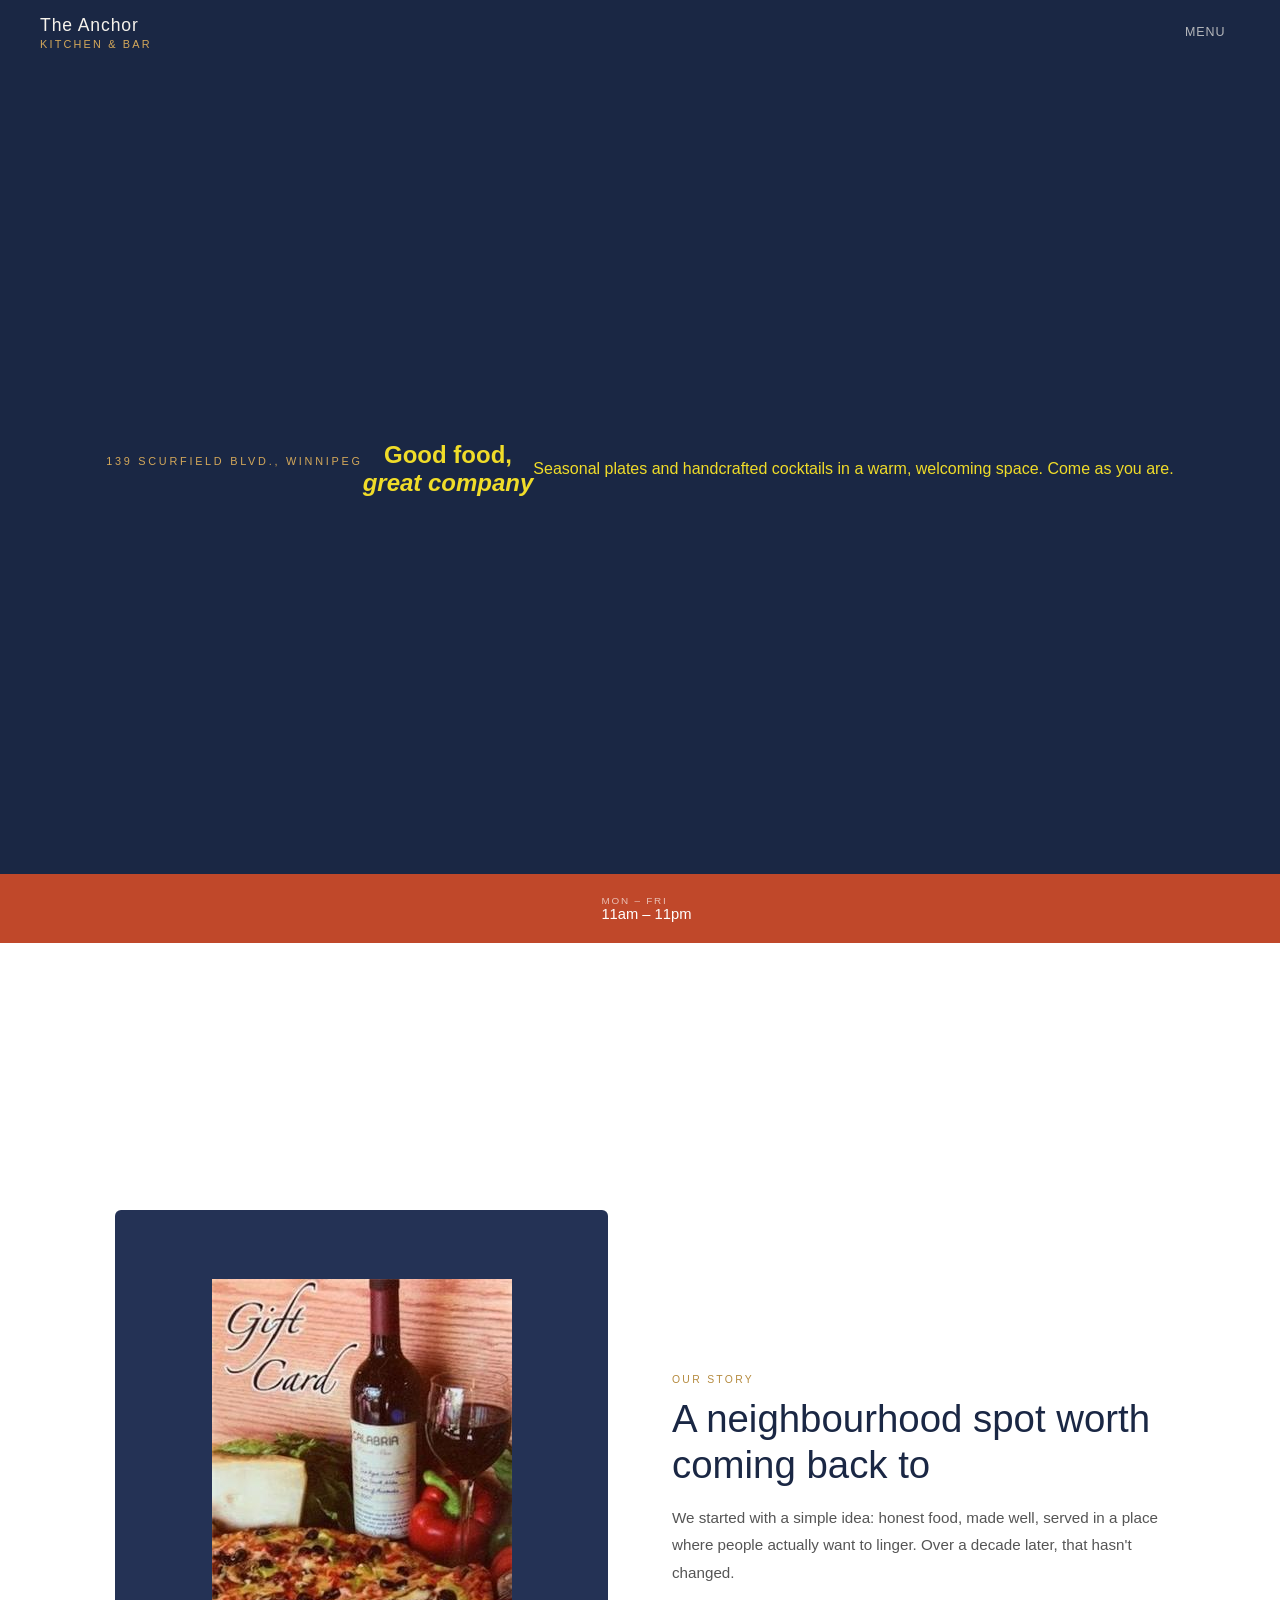
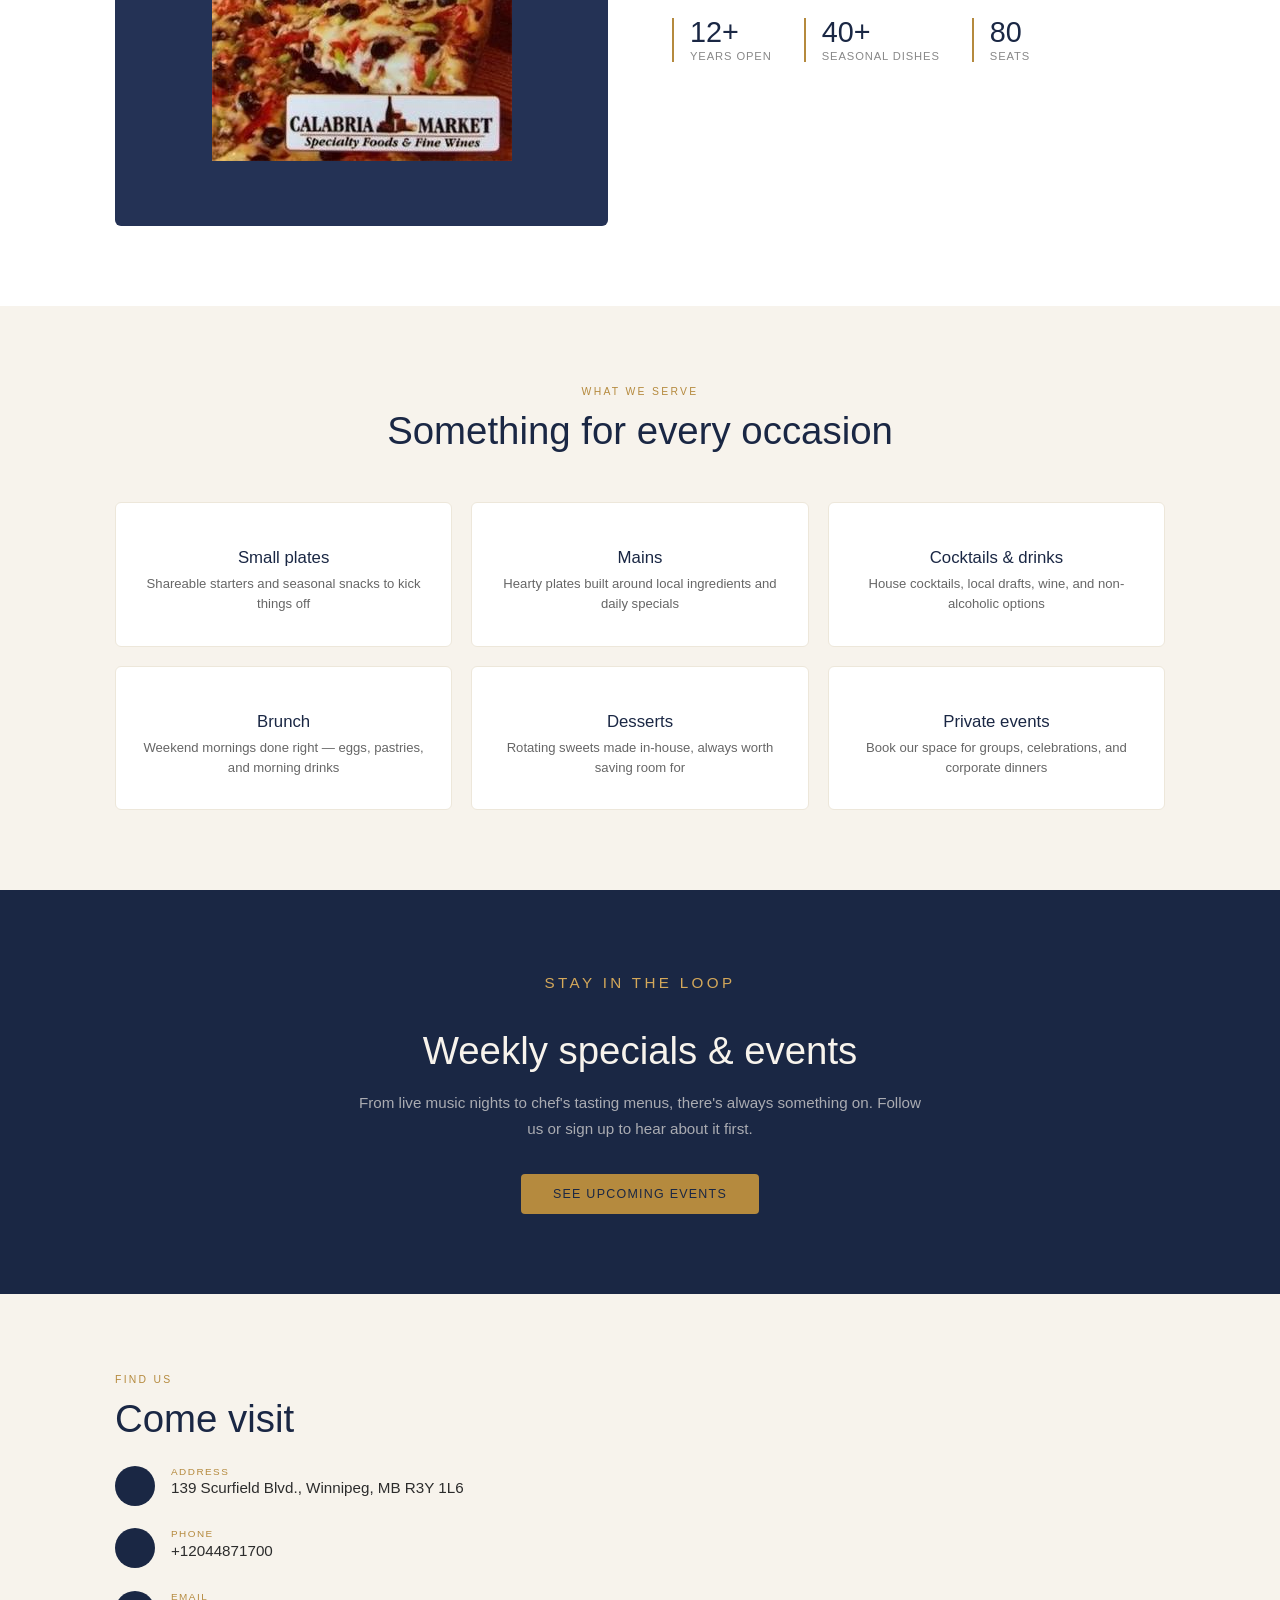
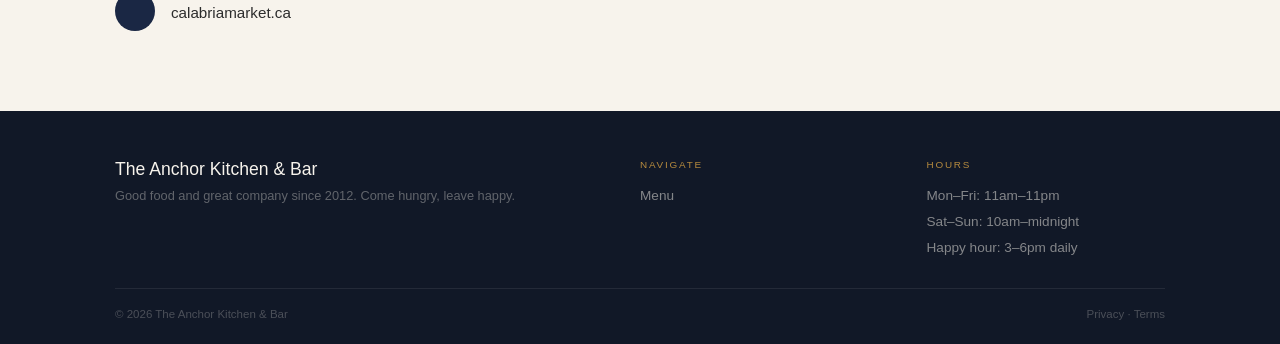
<file: index.html>
<!DOCTYPE html>
<html lang="en">
<head>
<meta charset="UTF-8">
<meta name="viewport" content="width=device-width, initial-scale=1.0">
<title>The Anchor Kitchen & Bar</title>
<link rel="stylesheet" href="css/main.css" />
</head>
<body>

<nav>
  <div class="nav-brand">
    The Anchor
    <span>Kitchen & Bar</span>
  </div>
  <ul class="nav-links">
    <li><a href="menu.html">Menu</a></li>
  </ul>
</nav>

<section class="title" style="color: #f0dc29; text-align: center;">
    <p class="titel-tag">139 Scurfield Blvd., Winnipeg</p>
    <h1>Good food,<br><em>great company</em></h1>
    <p>Seasonal plates and handcrafted cocktails in a warm, welcoming space. Come as you are.</p>
</section>

<section class="hours-strip">
  <div class="hours-item">
    <i class="ti ti-clock"></i>
    <div>
      <div class="label">Mon – Fri</div>
      <div class="val">11am – 11pm</div>
    </div>
  </section>

  <section class="hours-item">
    <i class="ti ti-clock"></i>
    <div>
      <div class="label">Sat – Sun</div>
      <div class="val">10am – midnight</div>
    </div>
  </div>
  <div class="hours-item">
    <i class="ti ti-phone"></i>
    <div>
      <div class="label">Reservations</div>
      <div class="val">(204) 555-0192</div>
    </div>
  </div>
</section>

<section style="background: #fff;">
  <div class="about-wrap">
    <div class="img-block">
      <div style="text-align:center;">
        <i class="ti ti-building-store"></i>
        <img src="images/gift-card.jpg" alt="Interior of the restaurant" />
      </div>
    </div>
    <div>
      <p class="tag">Our story</p>
      <h2 class="section-title">A neighbourhood spot worth coming back to</h2>
      <p class="body-text">We started with a simple idea: honest food, made well, served in a place where people actually want to linger. Over a decade later, that hasn't changed.</p>
      <div class="stats">
        <div class="stat"><div class="stat-num">12+</div><div class="stat-label">Years open</div></div>
        <div class="stat"><div class="stat-num">40+</div><div class="stat-label">Seasonal dishes</div></div>
        <div class="stat"><div class="stat-num">80</div><div class="stat-label">Seats</div></div>
      </div>
    </div>
  </div>
</section>

<section class="menu-section">
  <div class="menu-header">
    <p class="tag">What we serve</p>
    <h2 class="section-title">Something for every occasion</h2>
  </div>
  <div class="menu-grid">
    <div class="menu-card">
      <i class="ti ti-salad"></i>
      <div class="menu-card-name">Small plates</div>
      <div class="menu-card-desc">Shareable starters and seasonal snacks to kick things off</div>
    </div>
    <div class="menu-card">
      <i class="ti ti-meat"></i>
      <div class="menu-card-name">Mains</div>
      <div class="menu-card-desc">Hearty plates built around local ingredients and daily specials</div>
    </div>
    <div class="menu-card">
      <i class="ti ti-glass-full"></i>
      <div class="menu-card-name">Cocktails & drinks</div>
      <div class="menu-card-desc">House cocktails, local drafts, wine, and non-alcoholic options</div>
    </div>
    <div class="menu-card">
      <i class="ti ti-coffee"></i>
      <div class="menu-card-name">Brunch</div>
      <div class="menu-card-desc">Weekend mornings done right — eggs, pastries, and morning drinks</div>
    </div>
    <div class="menu-card">
      <i class="ti ti-cake"></i>
      <div class="menu-card-name">Desserts</div>
      <div class="menu-card-desc">Rotating sweets made in-house, always worth saving room for</div>
    </div>
    <div class="menu-card">
      <i class="ti ti-users"></i>
      <div class="menu-card-name">Private events</div>
      <div class="menu-card-desc">Book our space for groups, celebrations, and corporate dinners</div>
    </div>
  </div>
</section>

<section class="callout">
  <div class="callout-inner">
    <p class="tag">Stay in the loop</p>
    <h2 class="section-title">Weekly specials & events</h2>
    <p>From live music nights to chef's tasting menus, there's always something on. Follow us or sign up to hear about it first.</p>
    <a href="#" class="btn btn-filled">See upcoming events</a>
  </div>
</section>

<section class="contact-section">
  <div class="contact-inner">
    <div>
      <p class="tag">Find us</p>
      <h2 class="section-title">Come visit</h2>
      <div class="contact-list">
        <div class="contact-row">
          <div class="contact-icon"><i class="ti ti-map-pin"></i></div>
          <div>
            <div class="contact-lbl">Address</div>
            <div class="contact-val">139 Scurfield Blvd., Winnipeg, MB R3Y 1L6</div>
          </div>
        </div>
        <div class="contact-row">
          <div class="contact-icon"><i class="ti ti-phone"></i></div>
          <div>
            <div class="contact-lbl">Phone</div>
            <div class="contact-val">+12044871700</div>
          </div>
        </div>
        <div class="contact-row">
          <div class="contact-icon"><i class="ti ti-mail"></i></div>
          <div>
            <div class="contact-lbl">Email</div>
            <div class="contact-val">calabriamarket.ca</div>
          </div>
        </div>
      </div>
    </div>
</section>

<footer>
  <div class="footer-inner">
    <div>
      <div class="footer-name">The Anchor Kitchen & Bar</div>
      <div class="footer-sub">Good food and great company since 2012. Come hungry, leave happy.</div>
    </div>
    <div>
      <div class="footer-col-title">Navigate</div>
      <ul class="footer-links">
        <li><a href="menu.html">Menu</a></li>
      
      </ul>
    </div>
    <div>
      <div class="footer-col-title">Hours</div>
      <ul class="footer-links">
        <li><a href="#">Mon–Fri: 11am–11pm</a></li>
        <li><a href="#">Sat–Sun: 10am–midnight</a></li>
        <li><a href="#">Happy hour: 3–6pm daily</a></li>
      </ul>
    </div>
  </div>
  <div class="footer-bottom">
    <span>© 2026 The Anchor Kitchen & Bar</span>
    <span>Privacy · Terms</span>
  </div>
</footer>

</body>
</html>
</file>
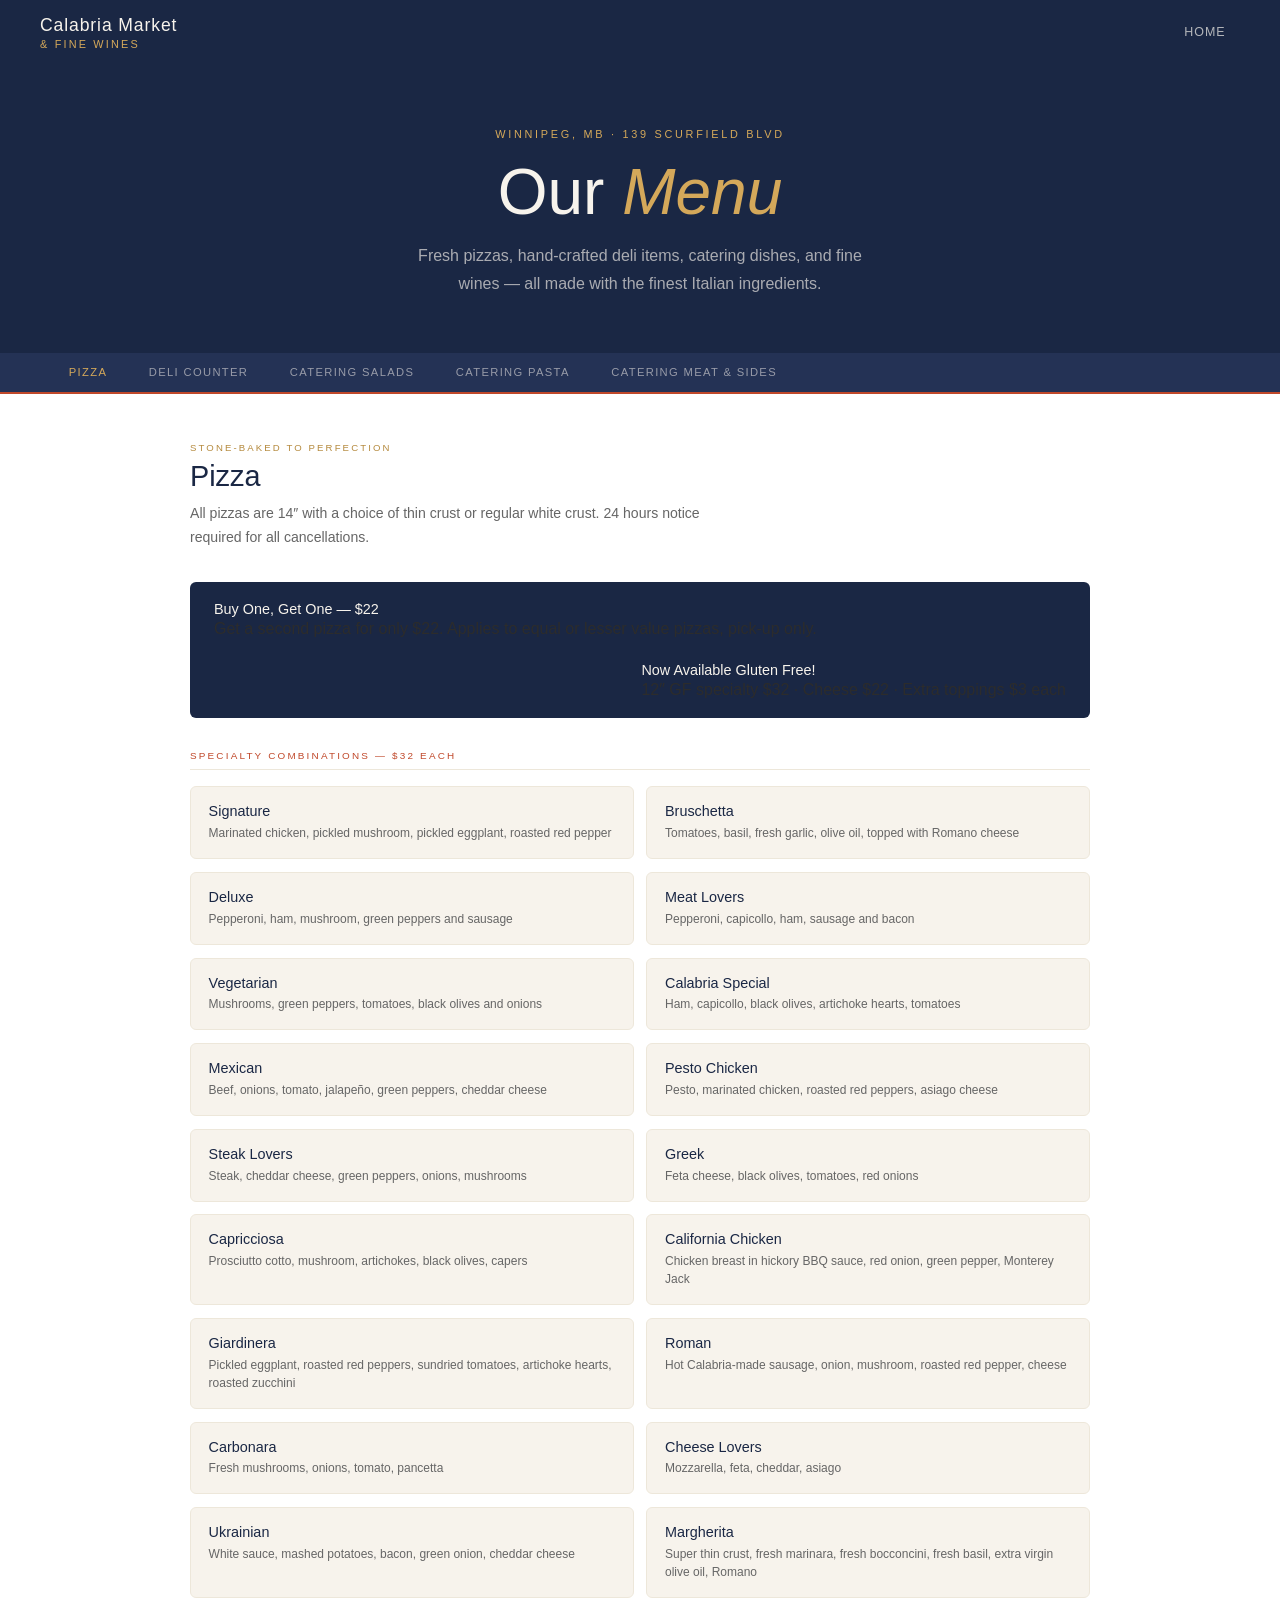
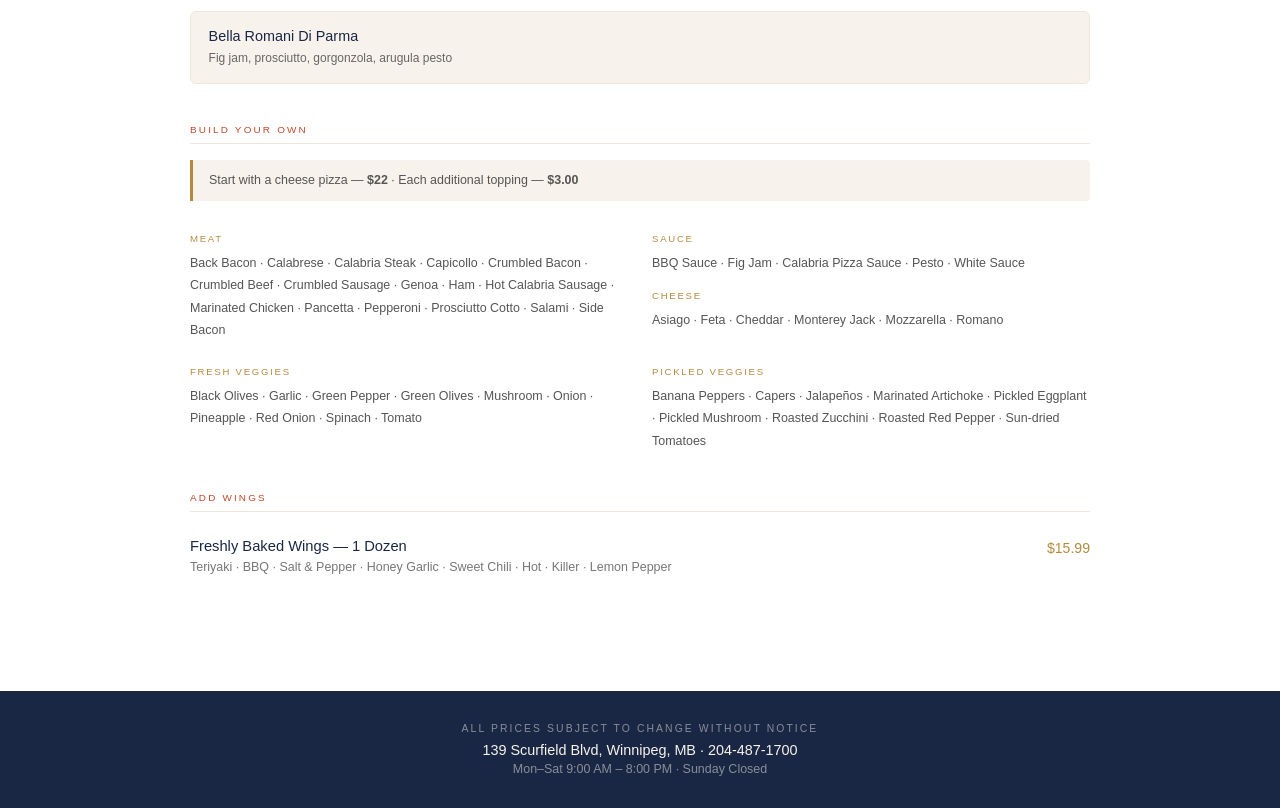
<file: menu.html>
<!doctype html>
<html lang="en">
  <head>
    <meta charset="UTF-8" />
    <meta name="viewport" content="width=device-width, initial-scale=1.0" />
    <title>Calabria Market & Fine Wines  Menu</title>
    <link rel="stylesheet" href="css/main.css" />
  </head>
  <body>
    <nav>
      <div class="nav-brand">Calabria Market <span>& Fine Wines</span></div>
      <ul class="nav-links">
        <li><a href="index.html">Home</a></li>
      </ul>
    </nav>

    <header class="titel">
      <div class="titel-tag">Winnipeg, MB · 139 Scurfield Blvd</div>
      <h1>Our <em>Menu</em></h1>
      <p>
        Fresh pizzas, hand-crafted deli items, catering dishes, and fine wines —
        all made with the finest Italian ingredients.
      </p>
    </header>

    <section class="tab-bar">
      <div class="tab active" onclick="showPanel('pizza', this)"> Pizza</div>
      <div class="tab" onclick="showPanel('deli', this)"> Deli Counter</div>
      <div class="tab" onclick="showPanel('salads', this)">
        Catering  Salads
      </div>
      <div class="tab" onclick="showPanel('pasta', this)">
        Catering  Pasta
      </div>
      <div class="tab" onclick="showPanel('meat', this)">
        Catering  Meat & Sides
      </div>
    </section>

    <section class="menu-body">
      <div id="pizza" class="panel active">
        <div class="section-head">
          <div class="tag">Stone-baked to perfection</div>
          <h2>Pizza</h2>
          <p>
            All pizzas are 14″ with a choice of thin crust or regular white
            crust. 24 hours notice required for all cancellations.
          </p>
        </div>
        <div class="deal-strip">
          <div>
            <div class="deal-title">Buy One, Get One — $22</div>
            <p>
              Get a second pizza for only $22. Applies to equal or lesser value
              pizzas, pick-up only.
            </p>
          </div>
          <div style="margin-left: auto">
            <div class="deal-title">Now Available Gluten Free!</div>
            <p>12″ GF specialty $32 · Cheese $22 · Extra toppings $3 each</p>
          </div>
        </div>
        <div class="cat-block">
          <div class="cat-title">Specialty Combinations — $32 each</div>
          <div class="pizza-grid">
            <div class="pizza-card">
              <div class="pizza-card-name">Signature</div>
              <div class="pizza-card-desc">
                Marinated chicken, pickled mushroom, pickled eggplant, roasted
                red pepper
              </div>
            </div>
            <div class="pizza-card">
              <div class="pizza-card-name">Bruschetta</div>
              <div class="pizza-card-desc">
                Tomatoes, basil, fresh garlic, olive oil, topped with Romano
                cheese
              </div>
            </div>
            <div class="pizza-card">
              <div class="pizza-card-name">Deluxe</div>
              <div class="pizza-card-desc">
                Pepperoni, ham, mushroom, green peppers and sausage
              </div>
            </div>
            <div class="pizza-card">
              <div class="pizza-card-name">Meat Lovers</div>
              <div class="pizza-card-desc">
                Pepperoni, capicollo, ham, sausage and bacon
              </div>
            </div>
            <div class="pizza-card">
              <div class="pizza-card-name">Vegetarian</div>
              <div class="pizza-card-desc">
                Mushrooms, green peppers, tomatoes, black olives and onions
              </div>
            </div>
            <div class="pizza-card">
              <div class="pizza-card-name">Calabria Special</div>
              <div class="pizza-card-desc">
                Ham, capicollo, black olives, artichoke hearts, tomatoes
              </div>
            </div>
            <div class="pizza-card">
              <div class="pizza-card-name">Mexican</div>
              <div class="pizza-card-desc">
                Beef, onions, tomato, jalapeño, green peppers, cheddar cheese
              </div>
            </div>
            <div class="pizza-card">
              <div class="pizza-card-name">Pesto Chicken</div>
              <div class="pizza-card-desc">
                Pesto, marinated chicken, roasted red peppers, asiago cheese
              </div>
            </div>
            <div class="pizza-card">
              <div class="pizza-card-name">Steak Lovers</div>
              <div class="pizza-card-desc">
                Steak, cheddar cheese, green peppers, onions, mushrooms
              </div>
            </div>
            <div class="pizza-card">
              <div class="pizza-card-name">Greek</div>
              <div class="pizza-card-desc">
                Feta cheese, black olives, tomatoes, red onions
              </div>
            </div>
            <div class="pizza-card">
              <div class="pizza-card-name">Capricciosa</div>
              <div class="pizza-card-desc">
                Prosciutto cotto, mushroom, artichokes, black olives, capers
              </div>
            </div>
            <div class="pizza-card">
              <div class="pizza-card-name">California Chicken</div>
              <div class="pizza-card-desc">
                Chicken breast in hickory BBQ sauce, red onion, green pepper,
                Monterey Jack
              </div>
            </div>
            <div class="pizza-card">
              <div class="pizza-card-name">Giardinera</div>
              <div class="pizza-card-desc">
                Pickled eggplant, roasted red peppers, sundried tomatoes,
                artichoke hearts, roasted zucchini
              </div>
            </div>
            <div class="pizza-card">
              <div class="pizza-card-name">Roman</div>
              <div class="pizza-card-desc">
                Hot Calabria-made sausage, onion, mushroom, roasted red pepper,
                cheese
              </div>
            </div>
            <div class="pizza-card">
              <div class="pizza-card-name">Carbonara</div>
              <div class="pizza-card-desc">
                Fresh mushrooms, onions, tomato, pancetta
              </div>
            </div>
            <div class="pizza-card">
              <div class="pizza-card-name">Cheese Lovers</div>
              <div class="pizza-card-desc">
                Mozzarella, feta, cheddar, asiago
              </div>
            </div>
            <div class="pizza-card">
              <div class="pizza-card-name">Ukrainian</div>
              <div class="pizza-card-desc">
                White sauce, mashed potatoes, bacon, green onion, cheddar cheese
              </div>
            </div>
            <div class="pizza-card">
              <div class="pizza-card-name">Margherita</div>
              <div class="pizza-card-desc">
                Super thin crust, fresh marinara, fresh bocconcini, fresh basil,
                extra virgin olive oil, Romano
              </div>
            </div>
            <div class="pizza-card" style="grid-column: span 2">
              <div class="pizza-card-name">Bella Romani Di Parma</div>
              <div class="pizza-card-desc">
                Fig jam, prosciutto, gorgonzola, arugula pesto
              </div>
            </div>
          </div>
        </div>
        <div class="cat-block">
          <div class="cat-title">Build Your Own</div>
          <div class="note">
            Start with a cheese pizza — <strong>$22</strong> · Each additional
            topping — <strong>$3.00</strong>
          </div>
          <div class="toppings-grid">
            <div>
              <div class="topping-cat-name">Meat</div>
              <div class="topping-list">
                Back Bacon · Calabrese · Calabria Steak · Capicollo · Crumbled
                Bacon · Crumbled Beef · Crumbled Sausage · Genoa · Ham · Hot
                Calabria Sausage · Marinated Chicken · Pancetta · Pepperoni ·
                Prosciutto Cotto · Salami · Side Bacon
              </div>
            </div>
            <div>
              <div class="topping-cat-name">Sauce</div>
              <div class="topping-list">
                BBQ Sauce · Fig Jam · Calabria Pizza Sauce · Pesto · White Sauce
              </div>
              <div class="topping-cat-name" style="margin-top: 1rem">
                Cheese
              </div>
              <div class="topping-list">
                Asiago · Feta · Cheddar · Monterey Jack · Mozzarella · Romano
              </div>
            </div>
            <div>
              <div class="topping-cat-name">Fresh Veggies</div>
              <div class="topping-list">
                Black Olives · Garlic · Green Pepper · Green Olives · Mushroom ·
                Onion · Pineapple · Red Onion · Spinach · Tomato
              </div>
            </div>
            <div>
              <div class="topping-cat-name">Pickled Veggies</div>
              <div class="topping-list">
                Banana Peppers · Capers · Jalapeños · Marinated Artichoke ·
                Pickled Eggplant · Pickled Mushroom · Roasted Zucchini · Roasted
                Red Pepper · Sun-dried Tomatoes
              </div>
            </div>
          </div>
        </div>
        <div class="cat-block">
          <div class="cat-title">Add Wings</div>
          <div class="item">
            <div class="item-left">
              <div class="item-name">Freshly Baked Wings — 1 Dozen</div>
              <div class="item-desc">
                Teriyaki · BBQ · Salt &amp; Pepper · Honey Garlic · Sweet Chili
                · Hot · Killer · Lemon Pepper
              </div>
            </div>
            <div class="item-price">$15.99</div>
          </div>
        </div>
      </section>

      <div id="deli" class="panel">
        <div class="section-head">
          <div class="tag">Finest European Specialty Products</div>
          <h2>Fresh Deli Counter</h2>
          <p>
            European specialty products that add layers of colour, texture and
            flavour to any meal. House-made preservative-free turkey and roast
            beef, fresh arancini, artisan cheeses, olives, and more.
          </p>
        </div>
        <div class="deli-blocks">
          <div class="deli-block">
            <div class="deli-block-title">Cheese Selection</div>
            <p>
              An assortment from all over the world, including our homegrown,
              local Bothwell Cheese.
            </p>
          </div>
          <div class="deli-block">
            <div class="deli-block-title">Deli Meats</div>
            <p>
              House-made, preservative-free turkey and roast beef. Domestic and
              imported deli meats in all shapes, sizes and flavours.
            </p>
          </div>
          <div class="deli-block">
            <div class="deli-block-title">Sub Station</div>
            <p>
              Fresh, homemade assorted super subs or paninos filled with the
              finest Italian ingredients, all freshly sliced from the deli.
            </p>
          </div>
          <div class="deli-block">
            <div class="deli-block-title">Olive Branch</div>
            <p>
              A fresh variety of olives beyond the ordinary — tapenades,
              spreads, antipastos, pickled and roasted vegetables.
            </p>
          </div>
          <div class="deli-block">
            <div class="deli-block-title">Ready to Eat</div>
            <p>
              Italian Parmesan chicken fingers, authentic arancini (rice balls),
              eggplant parmigiana, and other traditional Italian favourites.
            </p>
          </div>
          <div class="deli-block">
            <div class="deli-block-title">Order Grocery</div>
            <p>
              Many deli items available for online order. Call 204-487-1700 or
              email info@calabriamarket.ca to arrange delivery.
            </p>
          </div>
        </div>
      </div>

      <div id="salads" class="panel">
        <div class="section-head">
          <div class="tag">Catering</div>
          <h2>Salads</h2>
          <p>
            Perfect for any event, large or small. 24 hours notice required for
            all cancellations.
          </p>
        </div>
        <div class="note">
          <strong>Sizing:</strong> 10″ serves 5–8 · 12″ serves 10–15 · 16″
          serves 16–25
        </div>
        <div class="cat-block">
          <div class="cat-title">Salads</div>
          <div class="item">
            <div class="item-left">
              <div class="item-name">Caesar</div>
              <div class="item-desc">
                Romaine lettuce, croutons, parmesan and Caesar dressing
              </div>
            </div>
            <div class="size-prices">
              <span class="size-price">10″ <strong>$45</strong></span
              ><span class="size-price">12″ <strong>$60</strong></span
              ><span class="size-price">16″ <strong>$80</strong></span>
            </div>
          </div>
          <div class="item">
            <div class="item-left">
              <div class="item-name">Italian</div>
              <div class="item-desc">
                Lettuce, tomato, onion, cucumber and Italian dressing
              </div>
            </div>
            <div class="size-prices">
              <span class="size-price">10″ <strong>$45</strong></span
              ><span class="size-price">12″ <strong>$60</strong></span
              ><span class="size-price">16″ <strong>$80</strong></span>
            </div>
          </div>
          <div class="item">
            <div class="item-left">
              <div class="item-name">Greek</div>
              <div class="item-desc">
                Lettuce, tomato, onion, cucumber, feta, Kalamata olives and
                balsamic vinegar
              </div>
            </div>
            <div class="size-prices">
              <span class="size-price">10″ <strong>$50</strong></span
              ><span class="size-price">12″ <strong>$65</strong></span
              ><span class="size-price">16″ <strong>$90</strong></span>
            </div>
          </div>
          <div class="item">
            <div class="item-left">
              <div class="item-name">Cheese</div>
              <div class="item-desc">
                Lettuce, tomato, onions, cucumber, mozzarella, feta, cheddar and
                Italian dressing
              </div>
            </div>
            <div class="size-prices">
              <span class="size-price">10″ <strong>$50</strong></span
              ><span class="size-price">12″ <strong>$65</strong></span
              ><span class="size-price">16″ <strong>$90</strong></span>
            </div>
          </div>
          <div class="item">
            <div class="item-left">
              <div class="item-name">Calabria</div>
              <div class="item-desc">
                Lettuce, tomato, onions, cucumber, mozzarella, cheddar, turkey,
                ham, salami and Italian dressing
              </div>
            </div>
            <div class="size-prices">
              <span class="size-price">10″ <strong>$50</strong></span
              ><span class="size-price">12″ <strong>$65</strong></span
              ><span class="size-price">16″ <strong>$90</strong></span>
            </div>
          </div>
          <div class="item">
            <div class="item-left">
              <div class="item-name">Potato Salad</div>
              <div class="item-desc" style="color: #c0482a">
                Requires 48 hours notice
              </div>
            </div>
            <div class="size-prices">
              <span class="size-price">10″ <strong>$50</strong></span
              ><span class="size-price">12″ <strong>$65</strong></span
              ><span class="size-price">16″ <strong>$90</strong></span>
            </div>
          </div>
          <div class="item">
            <div class="item-left">
              <div class="item-name">Pasta Salad</div>
              <div class="item-desc" style="color: #c0482a">
                Requires 48 hours notice
              </div>
            </div>
            <div class="size-prices">
              <span class="size-price">10″ <strong>$50</strong></span
              ><span class="size-price">12″ <strong>$65</strong></span
              ><span class="size-price">16″ <strong>$90</strong></span>
            </div>
          </div>
          <div class="item">
            <div class="item-left">
              <div class="item-name">Bean Salad</div>
              <div class="item-desc">
                Assorted beans and vegetables tossed in balsamic dressing ·
                <span style="color: #c0482a">48 hours notice</span>
              </div>
            </div>
            <div class="size-prices">
              <span class="size-price">10″ <strong>$55</strong></span
              ><span class="size-price">12″ <strong>$90</strong></span
              ><span class="size-price">16″ <strong>$125</strong></span>
            </div>
          </div>
          <div class="item">
            <div class="item-left">
              <div class="item-name">Arugula Salad</div>
              <div class="item-desc">
                Arugula, cranberries, almonds, fior di latte, house-made
                vinaigrette ·
                <span style="color: #c0482a">48 hours notice</span>
              </div>
            </div>
            <div class="size-prices">
              <span class="size-price">10″ <strong>$50</strong></span
              ><span class="size-price">12″ <strong>$65</strong></span
              ><span class="size-price">16″ <strong>$90</strong></span>
            </div>
          </div>
        </div>
      </div>

      <div id="pasta" class="panel">
        <div class="section-head">
          <div class="tag">Catering</div>
          <h2>Pasta Dishes</h2>
          <p>
            Traditional Italian pastas, available in regular and gluten-free
            versions. 24 hours notice required.
          </p>
        </div>
        <div class="note">
          <strong>Sizing:</strong> Small serves 5–8 · Medium serves 10–15 ·
          Large serves 16–25
        </div>
        <div class="cat-block">
          <div class="cat-title">Classic Pasta</div>
          <div class="item">
            <div class="item-left">
              <div class="item-name">Lasagna</div>
              <div class="item-desc">
                Prepared with ground beef, ricotta &amp; spinach, or vegetarian
              </div>
            </div>
            <div class="size-prices">
              <span class="size-price">Sm <strong>$80</strong></span
              ><span class="size-price">Md <strong>$110</strong></span
              ><span class="size-price">Lg <strong>$140</strong></span>
            </div>
          </div>
          <div class="item">
            <div class="item-left">
              <div class="item-name">Cannelloni</div>
              <div class="item-desc">
                Prepared with meat or ricotta &amp; spinach
              </div>
            </div>
            <div class="size-prices">
              <span class="size-price">Sm <strong>$70</strong></span
              ><span class="size-price">Md <strong>$120</strong></span
              ><span class="size-price">Lg <strong>$140</strong></span>
            </div>
          </div>
          <div class="item">
            <div class="item-left">
              <div class="item-name">Jumbo Shells</div>
              <div class="item-desc">Prepared with spinach &amp; ricotta</div>
            </div>
            <div class="size-prices">
              <span class="size-price">Sm <strong>$70</strong></span
              ><span class="size-price">Md <strong>$120</strong></span
              ><span class="size-price">Lg <strong>$140</strong></span>
            </div>
          </div>
          <div class="item">
            <div class="item-left">
              <div class="item-name">Tortellini</div>
              <div class="item-desc">Prepared with meat or cheese</div>
            </div>
            <div class="size-prices">
              <span class="size-price">Sm <strong>$70</strong></span
              ><span class="size-price">Md <strong>$95</strong></span
              ><span class="size-price">Lg <strong>$125</strong></span>
            </div>
          </div>
          <div class="item">
            <div class="item-left">
              <div class="item-name">Ravioli</div>
              <div class="item-desc">Prepared with meat or cheese</div>
            </div>
            <div class="size-prices">
              <span class="size-price">Sm <strong>$70</strong></span
              ><span class="size-price">Md <strong>$95</strong></span
              ><span class="size-price">Lg <strong>$125</strong></span>
            </div>
          </div>
          <div class="item">
            <div class="item-left">
              <div class="item-name">Pasta Al Forno</div>
              <div class="item-desc">
                Oven baked with meat or tomato sauce and mozzarella cheese
              </div>
            </div>
            <div class="size-prices">
              <span class="size-price">Sm <strong>$70</strong></span
              ><span class="size-price">Md <strong>$95</strong></span
              ><span class="size-price">Lg <strong>$125</strong></span>
            </div>
          </div>
          <div class="item">
            <div class="item-left">
              <div class="item-name">Gnocchi or Cavatelli</div>
              <div class="item-desc">
                Served with tomato or roasted red pepper sauce
              </div>
            </div>
            <div class="size-prices">
              <span class="size-price">Sm <strong>$70</strong></span
              ><span class="size-price">Md <strong>$95</strong></span
              ><span class="size-price">Lg <strong>$125</strong></span>
            </div>
          </div>
          <div class="item">
            <div class="item-left">
              <div class="item-name">Penne — Tomato Sauce</div>
            </div>
            <div class="size-prices">
              <span class="size-price">Sm <strong>$60</strong></span
              ><span class="size-price">Md <strong>$85</strong></span
              ><span class="size-price">Lg <strong>$110</strong></span>
            </div>
          </div>
          <div class="item">
            <div class="item-left">
              <div class="item-name">Penne</div>
              <div class="item-desc">
                Meat, alfredo, rose, roasted red pepper or pesto
              </div>
            </div>
            <div class="size-prices">
              <span class="size-price">Sm <strong>$70</strong></span
              ><span class="size-price">Md <strong>$95</strong></span
              ><span class="size-price">Lg <strong>$125</strong></span>
            </div>
          </div>
          <div class="item">
            <div class="item-left">
              <div class="item-name">Calabrese Arrabbiata</div>
              <div class="item-desc">
                Penne with spicy sausage, onions, mushrooms, red peppers and
                olive oil
              </div>
            </div>
            <div class="size-prices">
              <span class="size-price">Sm <strong>$80</strong></span
              ><span class="size-price">Md <strong>$110</strong></span
              ><span class="size-price">Lg <strong>$140</strong></span>
            </div>
          </div>
          <div class="item">
            <div class="item-left">
              <div class="item-name">Pasta with Sautéed Vegetables</div>
              <div class="item-desc">
                Broccoli, cauliflower, carrots, onions, mushrooms and olive oil
              </div>
            </div>
            <div class="size-prices">
              <span class="size-price">Sm <strong>$80</strong></span
              ><span class="size-price">Md <strong>$110</strong></span
              ><span class="size-price">Lg <strong>$140</strong></span>
            </div>
          </div>
          <div class="item">
            <div class="item-left">
              <div class="item-name">Pasta Carbonara</div>
              <div class="item-desc">
                Pancetta, onion, garlic, white wine and parmigiana
              </div>
            </div>
            <div class="size-prices">
              <span class="size-price">Sm <strong>$80</strong></span
              ><span class="size-price">Md <strong>$110</strong></span
              ><span class="size-price">Lg <strong>$140</strong></span>
            </div>
          </div>
        </div>
        <div class="cat-block">
          <div class="cat-title">Gluten Free Pasta</div>
          <div class="item">
            <div class="item-left">
              <div class="item-name">GF Lasagna</div>
              <div class="item-desc">Prepared with meat or vegetarian</div>
            </div>
            <div class="size-prices">
              <span class="size-price">Sm <strong>$85</strong></span
              ><span class="size-price">Md <strong>$120</strong></span
              ><span class="size-price">Lg <strong>$165</strong></span>
            </div>
          </div>
          <div class="item">
            <div class="item-left">
              <div class="item-name">GF Pasta Al Forno</div>
              <div class="item-desc">Oven baked with meat or tomato sauce</div>
            </div>
            <div class="size-prices">
              <span class="size-price">Sm <strong>$85</strong></span
              ><span class="size-price">Md <strong>$120</strong></span
              ><span class="size-price">Lg <strong>$165</strong></span>
            </div>
          </div>
          <div class="item">
            <div class="item-left">
              <div class="item-name">GF Calabrese Arrabbiata</div>
              <div class="item-desc">
                Penne with spicy sausage, onions, mushrooms, red peppers and
                olive oil
              </div>
            </div>
            <div class="size-prices">
              <span class="size-price">Sm <strong>$90</strong></span
              ><span class="size-price">Md <strong>$95</strong></span
              ><span class="size-price">Lg <strong>$120</strong></span>
            </div>
          </div>
          <div class="item">
            <div class="item-left">
              <div class="item-name">GF Penne — Tomato Sauce</div>
            </div>
            <div class="size-prices">
              <span class="size-price">Sm <strong>$70</strong></span
              ><span class="size-price">Md <strong>$100</strong></span
              ><span class="size-price">Lg <strong>$130</strong></span>
            </div>
          </div>
          <div class="item">
            <div class="item-left">
              <div class="item-name">GF Penne</div>
              <div class="item-desc">
                Meat sauce, roasted red pepper or pesto
              </div>
            </div>
            <div class="size-prices">
              <span class="size-price">Sm <strong>$80</strong></span
              ><span class="size-price">Md <strong>$110</strong></span
              ><span class="size-price">Lg <strong>$135</strong></span>
            </div>
          </div>
        </div>
      </div>

      <div id="meat" class="panel">
        <div class="section-head">
          <div class="tag">Catering</div>
          <h2>Meat Dishes, Sides &amp; Bread</h2>
          <p>
            Minimum of six pieces per meat item, with 24 hours notice required.
          </p>
        </div>
        <div class="cat-block">
          <div class="cat-title">Meat Dishes</div>
          <div class="item">
            <div class="item-left">
              <div class="item-name">Chicken Parmigiana</div>
              <div class="item-desc">With tomato sauce</div>
            </div>
            <div class="item-price">$15 each</div>
          </div>
          <div class="item">
            <div class="item-left">
              <div class="item-name">Chicken Scallopini</div>
            </div>
            <div class="item-price">$14 each</div>
          </div>
          <div class="item">
            <div class="item-left">
              <div class="item-name">Chicken Portofoglio</div>
              <div class="item-desc">
                With prosciutto cotto and swiss cheese filling
              </div>
            </div>
            <div class="item-price">$17 each</div>
          </div>
          <div class="item">
            <div class="item-left">
              <div class="item-name">Italian Sausages</div>
              <div class="item-desc">
                In tomato sauce or white wine/olive oil
              </div>
            </div>
            <div class="item-price">$8 each</div>
          </div>
          <div class="item">
            <div class="item-left">
              <div class="item-name">Chicken or Beef Skewers</div>
            </div>
            <div class="item-price">$9 each</div>
          </div>
          <div class="item">
            <div class="item-left">
              <div class="item-name">Jumbo Meatballs in Tomato Sauce</div>
            </div>
            <div class="item-price">$50/dozen</div>
          </div>
        </div>
        <div class="cat-block">
          <div class="cat-title">Gluten Free Meat Dishes</div>
          <div class="item">
            <div class="item-left">
              <div class="item-name">Chicken Breast</div>
              <div class="item-desc">Pan-fried with spices</div>
            </div>
            <div class="item-price">$12 each</div>
          </div>
          <div class="item">
            <div class="item-left">
              <div class="item-name">GF Chicken Parmigiana</div>
              <div class="item-desc">
                With GF parmigiana crumbs and Romano cheese
              </div>
            </div>
            <div class="item-price">$16 each</div>
          </div>
          <div class="item">
            <div class="item-left">
              <div class="item-name">GF Jumbo Meatballs</div>
              <div class="item-desc">In tomato sauce</div>
            </div>
            <div class="item-price">$56/dozen</div>
          </div>
        </div>
        <div class="cat-block">
          <div class="cat-title">Sides</div>
          <div class="item">
            <div class="item-left">
              <div class="item-name">Roasted Potatoes</div>
              <div class="item-desc">Italian style with peppers and onions</div>
            </div>
            <div class="size-prices">
              <span class="size-price">Sm <strong>$40</strong></span
              ><span class="size-price">Md <strong>$55</strong></span
              ><span class="size-price">Lg <strong>$75</strong></span>
            </div>
          </div>
          <div class="item">
            <div class="item-left">
              <div class="item-name">Mixed Vegetables</div>
              <div class="item-desc">Broccoli, cauliflower, baby carrots</div>
            </div>
            <div class="size-prices">
              <span class="size-price">Sm <strong>$50</strong></span
              ><span class="size-price">Md <strong>$70</strong></span
              ><span class="size-price">Lg <strong>$85</strong></span>
            </div>
          </div>
        </div>
        <div class="cat-block">
          <div class="cat-title">Bread</div>
          <div class="item">
            <div class="item-left">
              <div class="item-name">Cheese Toast (2 slices)</div>
            </div>
            <div class="item-price">$5.50</div>
          </div>
          <div class="item">
            <div class="item-left">
              <div class="item-name">Garlic Toast (2 slices)</div>
            </div>
            <div class="item-price">$3.50</div>
          </div>
          <div class="item">
            <div class="item-left">
              <div class="item-name">
                Buns — Italian panini or dinner rolls with butter
              </div>
            </div>
            <div class="item-price">$1.50</div>
          </div>
          <div class="item">
            <div class="item-left">
              <div class="item-name">Cracker Basket (assorted)</div>
            </div>
            <div class="size-prices">
              <span class="size-price">Sm <strong>$20</strong></span
              ><span class="size-price">Lg <strong>$30</strong></span>
            </div>
          </div>
          <div class="item">
            <div class="item-left">
              <div class="item-name">Oregano Pita / Bread Basket</div>
            </div>
            <div class="size-prices">
              <span class="size-price">Sm <strong>$22</strong></span
              ><span class="size-price">Lg <strong>$32</strong></span>
            </div>
          </div>
          <div class="item">
            <div class="item-left">
              <div class="item-name">
                Focaccia with Tomato — Square Pan (32 pcs)
              </div>
              <div class="item-desc" style="color: #c0482a">
                Requires 24 hours notice
              </div>
            </div>
            <div class="item-price">$45</div>
          </div>
        </div>
        <div class="cat-block">
          <div class="cat-title">Beverages</div>
          <div class="item">
            <div class="item-left"><div class="item-name">Canned Pop</div></div>
            <div class="item-price">$2.25</div>
          </div>
          <div class="item">
            <div class="item-left">
              <div class="item-name">Bottled Water</div>
            </div>
            <div class="item-price">$2.25</div>
          </div>
          <div class="item">
            <div class="item-left">
              <div class="item-name">Bottled Drinks</div>
            </div>
            <div class="item-price">$3.50</div>
          </div>
        </div>
      </div>
    </div>

    <div class="footer-bar">
      <div class="note-text">All prices subject to change without notice</div>
      <div class="addr">139 Scurfield Blvd, Winnipeg, MB · 204-487-1700</div>
      <div class="hrs">Mon–Sat 9:00 AM – 8:00 PM · Sunday Closed</div>
    </div>

    
  </body>
</html>
</file>
<file: css/main.css>
* {
  margin: 0;
  padding: 0;
  box-sizing: border-box;
}
body {
  font-family: sans-serif;
  color: #2c2c2c;
  background: #fff;
}

:root {
  --navy: #1a2744;
  --navy-light: #243255;
  --sand: #f7f3ec;
  --sand-dark: #ede7da;
  --rust: #c0482a;
  --brass: #b58a3e;
  --brass-light: #d4a85a;
  --indent: 3rem;
}

nav {
  position: sticky;
  top: 0;
  background: var(--navy);
  display: flex;
  align-items: center;
  justify-content: space-between;
  padding: 0 2.5rem;
  height: 64px;
  z-index: 100;
}
.nav-brand {
  color: var(--sand);
  font-size: 1.1rem;
  font-weight: 500;
  letter-spacing: 0.05em;
}
.nav-brand span {
  color: var(--brass-light);
  font-size: 0.68rem;
  letter-spacing: 0.2em;
  text-transform: uppercase;
  display: block;
  font-weight: 400;
  margin-top: 2px;
}
.nav-links {
  display: flex;
  gap: 0;
  list-style: none;
}
.nav-links a {
  color: rgba(247, 243, 236, 0.7);
  text-decoration: none;
  font-size: 0.78rem;
  letter-spacing: 0.08em;
  text-transform: uppercase;
  font-weight: 500;
  padding: 0 0.9rem;
  line-height: 64px;
  transition: color 0.2s;
}
.nav-links a:hover {
  color: var(--brass-light);
}
.nav-links .nav-cta {
  background: var(--rust);
  color: #fff;
  border-radius: 4px;
  line-height: 36px;
  height: 36px;
  align-self: center;
  display: inline-block;
  padding: 0 1.1rem;
}

.title {
  background: var(--navy);
  min-height: 90vh;
  display: flex;
  align-items: center;
  justify-content: center;
  text-align: center;
  padding: 4rem 2rem;
}

.titel-tag {
  font-size: 0.68rem;
  letter-spacing: 0.25em;
  text-transform: uppercase;
  color: var(--brass-light);
  font-weight: 500;
  margin-bottom: 1.2rem;
}
.titel h1 {
  font-size: clamp(2.4rem, 5vw, 4.2rem);
  color: var(--sand);
  font-weight: 500;
  line-height: 1.15;
  margin-bottom: 1rem;
}
.titel h1 em {
  font-style: italic;
  color: var(--brass-light);
}
.titel p {
  font-size: 1.05rem;
  color: rgba(247, 243, 236, 0.65);
  max-width: 500px;
  margin: 0 auto 2.5rem;
  line-height: 1.7;
}
.btn {
  display: inline-block;
  padding: 0.8rem 2rem;
  border-radius: 4px;
  text-decoration: none;
  font-size: 0.78rem;
  letter-spacing: 0.1em;
  text-transform: uppercase;
  font-weight: 500;
  cursor: pointer;
  transition: all 0.2s;
}
.btn-filled {
  background: var(--brass);
  color: var(--navy);
}
.btn-filled:hover {
  background: var(--brass-light);
}
.btn-ghost {
  border: 1.5px solid rgba(247, 243, 236, 0.35);
  color: var(--sand);
  background: transparent;
}
.btn-ghost:hover {
  border-color: var(--sand);
}

.hours-strip {
  background: var(--rust);
  display: flex;
  justify-content: center;
  gap: 4rem;
  flex-wrap: wrap;
  padding: 1.3rem 2rem;
}
.hours-item {
  color: #fff;
  display: flex;
  align-items: center;
  gap: 0.8rem;
}
.hours-item i {
  font-size: 1.1rem;
  color: rgba(255, 255, 255, 0.7);
}
.hours-item .label {
  font-size: 0.62rem;
  letter-spacing: 0.18em;
  text-transform: uppercase;
  color: rgba(255, 255, 255, 0.65);
}
.hours-item .val {
  font-size: 0.92rem;
  font-weight: 500;
}

section {
  padding: 5rem 2.5rem;
}

.about-wrap {
  max-width: 1050px;
  margin: 0 auto;
  display: grid;
  grid-template-columns: 1fr 1fr;
  gap: 4rem;
  align-items: center;
}
.tag {
  font-size: 0.65rem;
  letter-spacing: 0.22em;
  text-transform: uppercase;
  color: var(--brass);
  font-weight: 500;
  margin-bottom: 0.7rem;
}
.section-title {
  font-size: clamp(1.7rem, 3vw, 2.4rem);
  font-weight: 500;
  color: var(--navy);
  line-height: 1.2;
  margin-bottom: 1rem;
}
.body-text {
  font-size: 0.95rem;
  color: #555;
  line-height: 1.8;
  max-width: 500px;
}
.stats {
  display: flex;
  gap: 2rem;
  margin-top: 2rem;
  flex-wrap: wrap;
}
.stat {
  border-left: 2px solid var(--brass);
  padding-left: 1rem;
}
.stat-num {
  font-size: 1.8rem;
  font-weight: 500;
  color: var(--navy);
  line-height: 1;
}
.stat-label {
  font-size: 0.7rem;
  letter-spacing: 0.08em;
  text-transform: uppercase;
  color: #888;
  margin-top: 0.2rem;
}

.img-block {
  background: var(--navy-light);
  border-radius: 6px;
  aspect-ratio: 4/5;
  display: flex;
  align-items: center;
  justify-content: center;
  color: rgba(247, 243, 236, 0.2);
  font-size: 0.8rem;
  letter-spacing: 0.1em;
  text-transform: uppercase;
}
.img-block i {
  font-size: 3rem;
  display: block;
  margin-bottom: 0.5rem;
  text-align: center;
  color: rgba(247, 243, 236, 0.2);
}

.menu-section {
  background: var(--sand);
}
.menu-header {
  text-align: center;
  max-width: 600px;
  margin: 0 auto 3rem;
}
.menu-grid {
  max-width: 1050px;
  margin: 0 auto;
  display: grid;
  grid-template-columns: repeat(3, 1fr);
  gap: 1.2rem;
}
.menu-card {
  background: #fff;
  border-radius: 6px;
  padding: 2rem 1.5rem;
  border: 1px solid var(--sand-dark);
  text-align: center;
  transition: transform 0.2s;
  cursor: pointer;
}
.menu-card:hover {
  transform: translateY(-3px);
}
.menu-card i {
  font-size: 2rem;
  color: var(--brass);
  display: block;
  margin-bottom: 0.8rem;
}
.menu-card-name {
  font-size: 1.05rem;
  font-weight: 500;
  color: var(--navy);
  margin-bottom: 0.4rem;
}
.menu-card-desc {
  font-size: 0.82rem;
  color: #666;
  line-height: 1.5;
}

.callout {
  background: var(--navy);
  text-align: center;
}
.callout-inner {
  max-width: 580px;
  margin: 0 auto;
}
.callout .tag {
  color: var(--brass-light);
}
.callout .section-title {
  color: var(--sand);
}
.callout p {
  color: rgba(247, 243, 236, 0.65);
  line-height: 1.7;
  margin-bottom: 2rem;
  font-size: 0.95rem;
}

.contact-section {
  background: var(--sand);
}
.contact-inner {
  max-width: 1050px;
  margin: 0 auto;
  display: grid;
  grid-template-columns: 1fr 1fr;
  gap: 4rem;
  align-items: start;
}
.contact-list {
  margin-top: 1.5rem;
  display: flex;
  flex-direction: column;
  gap: 1.4rem;
}
.contact-row {
  display: flex;
  align-items: flex-start;
  gap: 1rem;
}
.contact-icon {
  width: 40px;
  height: 40px;
  flex-shrink: 0;
  background: var(--navy);
  border-radius: 50%;
  display: flex;
  align-items: center;
  justify-content: center;
}
.contact-icon i {
  font-size: 1rem;
  color: var(--brass-light);
}
.contact-lbl {
  font-size: 0.62rem;
  letter-spacing: 0.15em;
  text-transform: uppercase;
  color: var(--brass);
  font-weight: 500;
  margin-bottom: 0.15rem;
}
.contact-val {
  font-size: 0.95rem;
  color: #2c2c2c;
}

.map-box {
  background: var(--navy-light);
  border-radius: 6px;
  height: 300px;
  display: flex;
  flex-direction: column;
  align-items: center;
  justify-content: center;
  color: rgba(247, 243, 236, 0.4);
  gap: 0.7rem;
}
.map-box i {
  font-size: 2.5rem;
}
.map-box span {
  font-size: 0.8rem;
  letter-spacing: 0.1em;
  text-transform: uppercase;
}

footer {
  background: #111827;
  padding: 3rem 2.5rem 1.5rem;
}
.footer-inner {
  max-width: 1050px;
  margin: 0 auto;
  display: grid;
  grid-template-columns: 2fr 1fr 1fr;
  gap: 3rem;
  padding-bottom: 2rem;
  border-bottom: 1px solid rgba(255, 255, 255, 0.08);
}
.footer-name {
  color: var(--sand);
  font-size: 1.1rem;
  font-weight: 500;
  margin-bottom: 0.4rem;
}
.footer-sub {
  font-size: 0.8rem;
  color: rgba(247, 243, 236, 0.35);
  line-height: 1.6;
}
.footer-col-title {
  font-size: 0.62rem;
  letter-spacing: 0.18em;
  text-transform: uppercase;
  color: var(--brass);
  font-weight: 500;
  margin-bottom: 1rem;
}
.footer-links {
  list-style: none;
  display: flex;
  flex-direction: column;
  gap: 0.5rem;
}
.footer-links a {
  color: rgba(247, 243, 236, 0.5);
  text-decoration: none;
  font-size: 0.85rem;
  transition: color 0.2s;
}
.footer-links a:hover {
  color: var(--brass-light);
}
.footer-bottom {
  max-width: 1050px;
  margin: 1.2rem auto 0;
  font-size: 0.72rem;
  color: rgba(247, 243, 236, 0.25);
  display: flex;
  justify-content: space-between;
}

@media (max-width: 900px) {
  nav {
    padding: 0 1.5rem;
  }
  .nav-links {
    display: none;
  }
  section {
    padding: 3.5rem 1.5rem;
  }
  .about-wrap {
    grid-template-columns: 1fr;
    gap: 2rem;
  }
  .img-block {
    aspect-ratio: 16/9;
  }
  .menu-grid {
    grid-template-columns: 1fr 1fr;
  }
  .contact-inner {
    grid-template-columns: 1fr;
    gap: 2rem;
  }
  .footer-inner {
    grid-template-columns: 1fr 1fr;
    gap: 2rem;
  }
  .hours-strip {
    gap: 2rem;
  }
}

@media (max-width: 600px) {
  .menu-grid {
    grid-template-columns: 1fr;
  }
  .footer-inner {
    grid-template-columns: 1fr;
  }
}

      /* TITEL */
      .titel {
        background: var(--navy);
        padding: 4rem var(--indent) 3.5rem;
        text-align: center;
      }
      .titel-tag {
        font-size: 0.68rem;
        letter-spacing: 0.25em;
        text-transform: uppercase;
        color: var(--brass-light);
        font-weight: 500;
        margin-bottom: 1rem;
      }
      .titel h1 {
        font-size: clamp(2.2rem, 5vw, 4rem);
        color: var(--sand);
        font-weight: 500;
        line-height: 1.15;
        margin-bottom: 0.8rem;
      }
      .titel h1 em {
        font-style: italic;
        color: var(--brass-light);
      }
      .titel p {
        font-size: 1rem;
        color: rgba(247, 243, 236, 0.65);
        max-width: 480px;
        margin: 0 auto;
        line-height: 1.7;
      }

      /* TABS */
      .tab-bar {
        background: var(--navy-light);
        display: flex;
        overflow-x: auto;
        border-bottom: 2px solid var(--rust);
        padding: 0 var(--indent);
      }
      .tab-bar::-webkit-scrollbar {
        height: 3px;
      }
      .tab-bar::-webkit-scrollbar-thumb {
        background: var(--brass);
      }
      .tab {
        padding: 0.85rem 1.3rem;
        color: rgba(247, 243, 236, 0.55);
        font-size: 0.7rem;
        letter-spacing: 0.12em;
        text-transform: uppercase;
        font-weight: 500;
        cursor: pointer;
        white-space: nowrap;
        border-bottom: 2px solid transparent;
        margin-bottom: -2px;
        transition: all 0.2s;
      }
      .tab:hover {
        color: var(--sand);
      }
      .tab.active {
        color: var(--brass-light);
        border-bottom-color: var(--brass-light);
      }

      /* MENU BODY */
      .menu-body {
        padding: 3rem var(--indent) 4rem;
      }
      .panel {
        display: none;
        max-width: 900px;
        margin: 0 auto;
      }
      .panel.active {
        display: block;
      }

      .section-head {
        margin-bottom: 2rem;
      }
      .section-head .tag {
        font-size: 0.6rem;
        letter-spacing: 0.22em;
        text-transform: uppercase;
        color: var(--brass);
        font-weight: 500;
        margin-bottom: 0.4rem;
      }
      .section-head h2 {
        font-size: 1.8rem;
        font-weight: 500;
        color: var(--navy);
        line-height: 1.2;
        margin-bottom: 0.5rem;
      }
      .section-head p {
        font-size: 0.88rem;
        color: #666;
        line-height: 1.7;
        max-width: 560px;
      }

      .note {
        background: var(--sand);
        border-left: 3px solid var(--brass);
        border-radius: 0 4px 4px 0;
        padding: 0.7rem 1rem;
        font-size: 0.78rem;
        color: #555;
        margin-bottom: 2rem;
        line-height: 1.5;
      }

      .cat-block {
        margin-bottom: 2.5rem;
      }
      .cat-title {
        font-size: 0.62rem;
        letter-spacing: 0.22em;
        text-transform: uppercase;
        color: var(--rust);
        font-weight: 500;
        margin-bottom: 1rem;
        padding-bottom: 0.5rem;
        border-bottom: 1px solid var(--sand-dark);
      }

      .item {
        display: flex;
        justify-content: space-between;
        align-items: flex-start;
        padding: 0.65rem 0;
        border-bottom: 0.5px solid #eee;
        gap: 1rem;
      }
      .item:last-child {
        border-bottom: none;
      }
      .item-left {
        flex: 1;
      }
      .item-name {
        font-size: 0.92rem;
        font-weight: 500;
        color: var(--navy);
        margin-bottom: 0.2rem;
      }
      .item-desc {
        font-size: 0.78rem;
        color: #777;
        line-height: 1.5;
      }
      .item-price {
        font-size: 0.88rem;
        font-weight: 500;
        color: var(--brass);
        white-space: nowrap;
        padding-top: 0.1rem;
      }
      .size-prices {
        display: flex;
        flex-direction: column;
        gap: 0.2rem;
        text-align: right;
      }
      .size-price {
        font-size: 0.75rem;
        color: #777;
        white-space: nowrap;
      }
      .size-price strong {
        color: var(--brass);
        font-weight: 500;
      }

      .pizza-grid {
        display: grid;
        grid-template-columns: 1fr 1fr;
        gap: 0.8rem;
      }
      .pizza-card {
        background: var(--sand);
        border-radius: 6px;
        padding: 1rem 1.1rem;
        border: 1px solid var(--sand-dark);
      }
      .pizza-card-name {
        font-size: 0.9rem;
        font-weight: 500;
        color: var(--navy);
        margin-bottom: 0.3rem;
      }
      .pizza-card-desc {
        font-size: 0.75rem;
        color: #666;
        line-height: 1.5;
      }

      .toppings-grid {
        display: grid;
        grid-template-columns: 1fr 1fr;
        gap: 1.5rem;
        margin-top: 1rem;
      }
      .topping-cat-name {
        font-size: 0.6rem;
        letter-spacing: 0.18em;
        text-transform: uppercase;
        color: var(--brass);
        font-weight: 500;
        margin-bottom: 0.5rem;
      }
      .topping-list {
        font-size: 0.78rem;
        color: #555;
        line-height: 1.8;
      }

      .deal-strip {
        background: var(--navy);
        border-radius: 6px;
        padding: 1.2rem 1.5rem;
        margin-bottom: 2rem;
        display: flex;
        gap: 1.5rem;
        flex-wrap: wrap;
        align-items: center;
      }
      .deal-icon {
        color: var(--brass-light);
        font-size: 1.6rem;
      }
      .deal-title {
        color: var(--sand);
        font-size: 0.9rem;
        font-weight: 500;
        margin-bottom: 0.2rem;
      }
      .deal-text p {
        color: rgba(247, 243, 236, 0.65);
        font-size: 0.78rem;
        line-height: 1.5;
      }

      .deli-blocks {
        display: grid;
        grid-template-columns: 1fr 1fr;
        gap: 1.5rem;
      }
      .deli-block {
        background: var(--sand);
        border-radius: 6px;
        padding: 1.2rem;
        border: 1px solid var(--sand-dark);
      }
      .deli-block-title {
        font-size: 0.78rem;
        font-weight: 500;
        color: var(--navy);
        margin-bottom: 0.4rem;
      }
      .deli-block p {
        font-size: 0.78rem;
        color: #666;
        line-height: 1.6;
      }

      .footer-bar {
        background: var(--navy);
        padding: 2rem var(--indent);
        text-align: center;
      }
      .footer-bar .note-text {
        color: rgba(247, 243, 236, 0.5);
        font-size: 0.65rem;
        letter-spacing: 0.2em;
        text-transform: uppercase;
        margin-bottom: 0.5rem;
      }
      .footer-bar .addr {
        color: var(--sand);
        font-size: 0.9rem;
        font-weight: 500;
      }
      .footer-bar .hrs {
        color: rgba(247, 243, 236, 0.5);
        font-size: 0.78rem;
        margin-top: 0.3rem;
      }

      @media (max-width: 700px) {
        :root {
          --indent: 1.25rem;
        }
        .pizza-grid,
        .toppings-grid,
        .deli-blocks {
          grid-template-columns: 1fr;
        }
        nav {
          padding: 0 var(--indent);
        }
        .nav-links {
          display: none;
        }
      }
</file>
